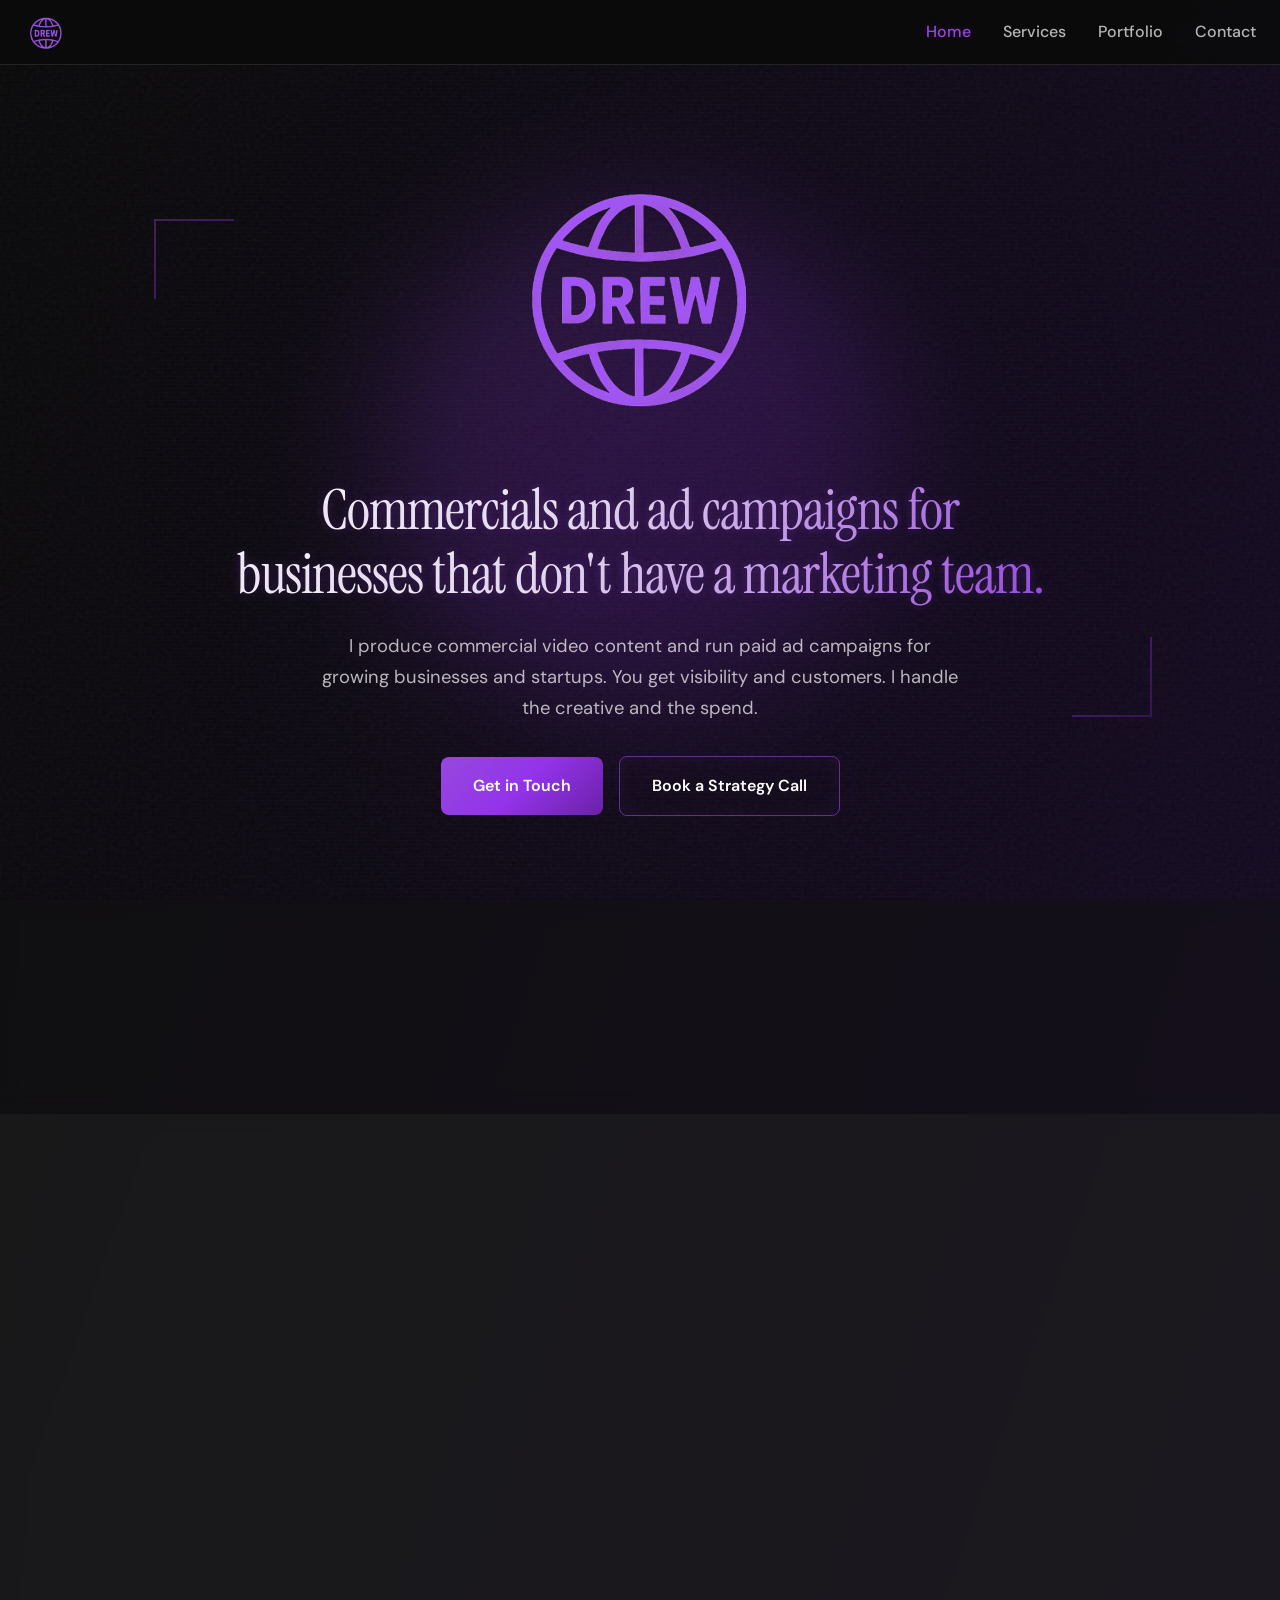
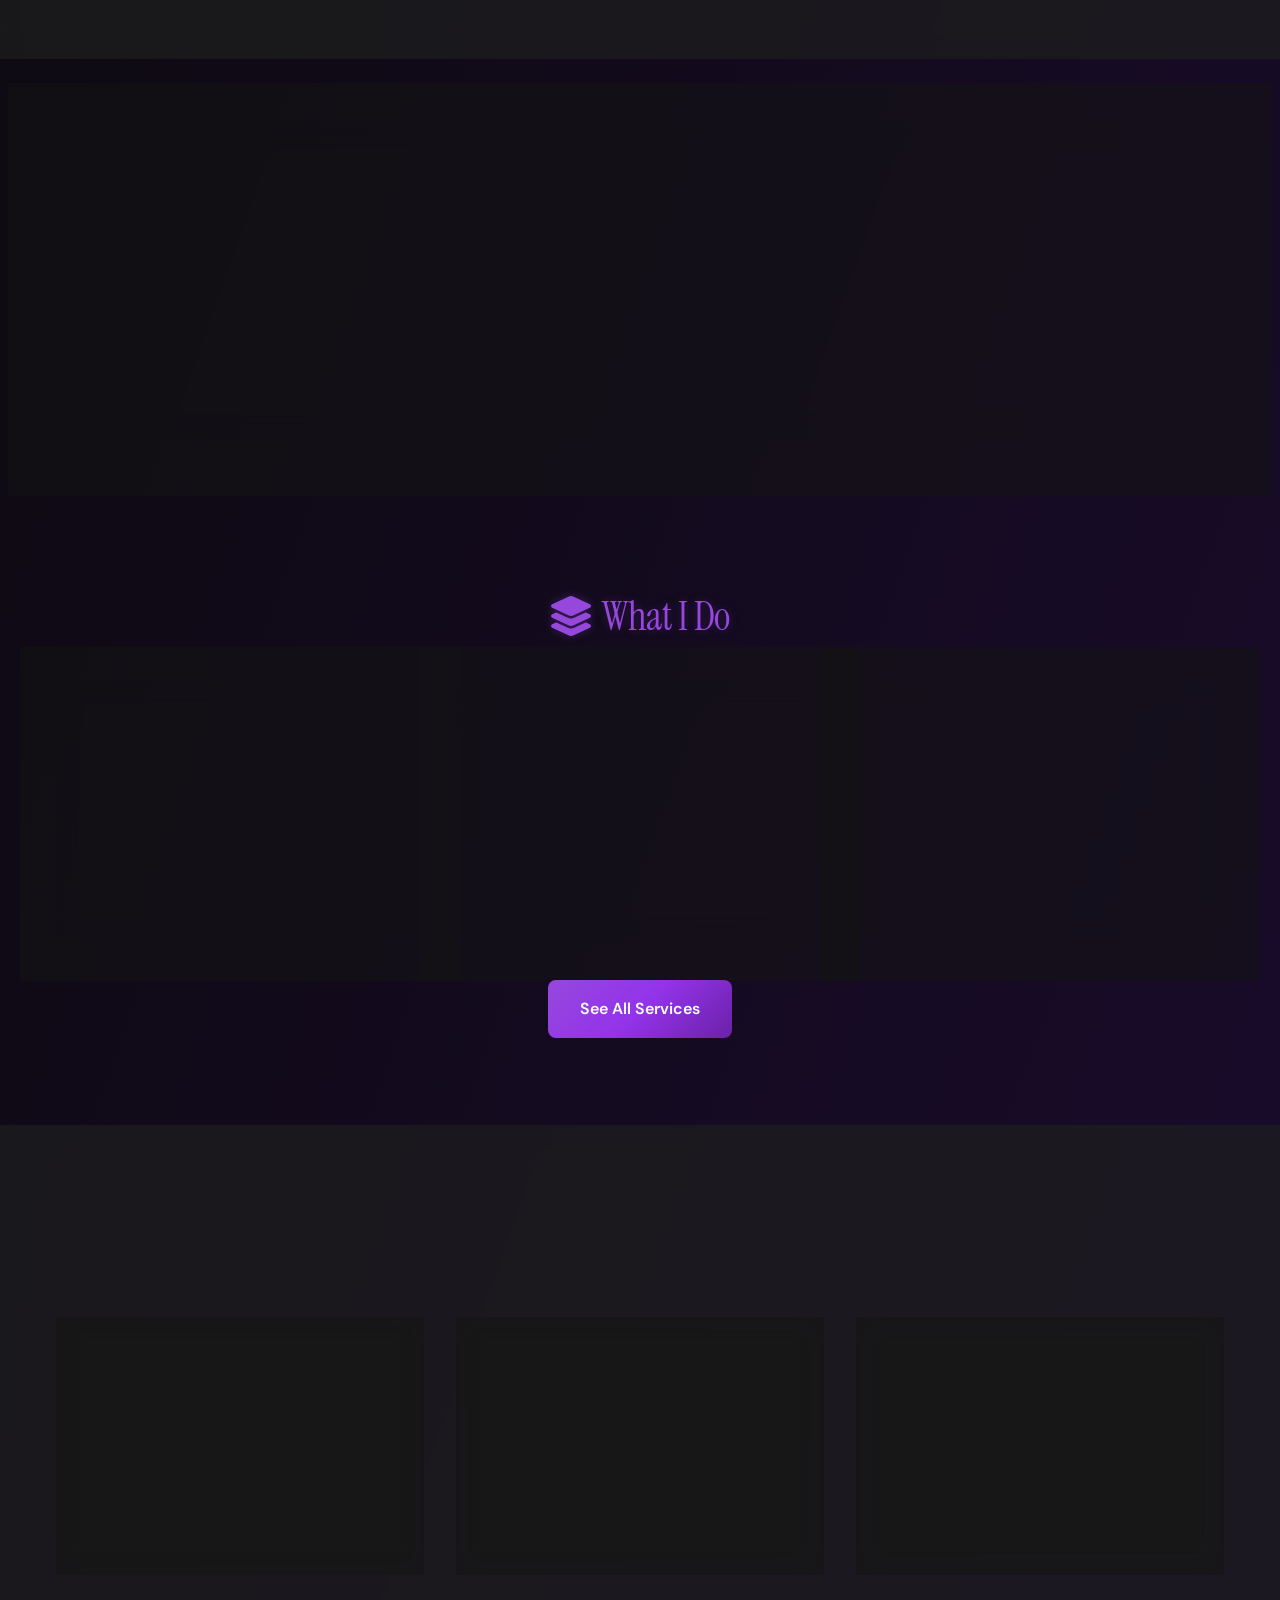
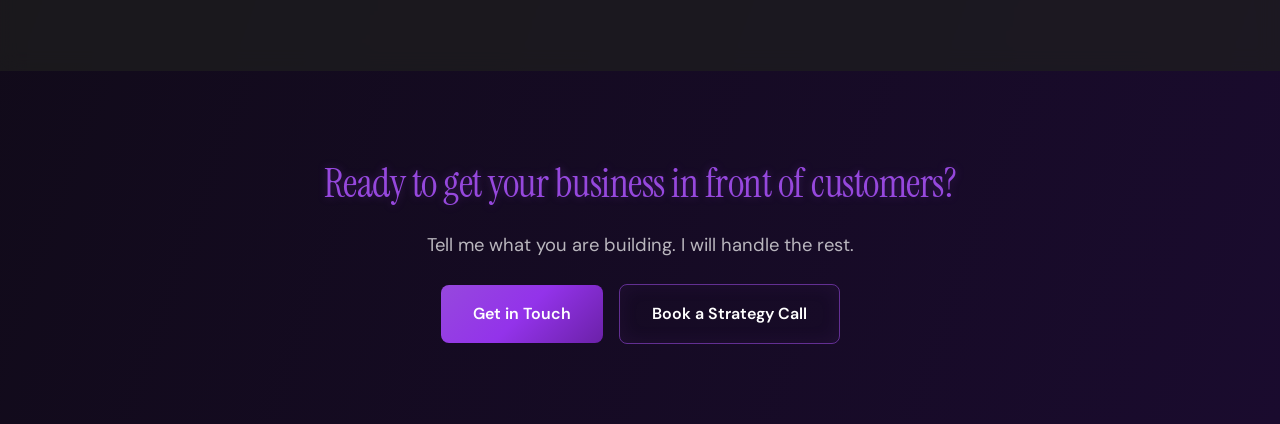
<file: index.html>
<!DOCTYPE html>
<html lang="en">
<head>
    <meta charset="UTF-8">
    <meta name="viewport" content="width=device-width, initial-scale=1.0">
    <title>DrewSite: Commercial Video &amp; Ad Campaigns</title>
    <link rel="icon" type="image/png" href="logo.png" sizes="32x32">
    <link rel="icon" type="image/png" href="logo.png" sizes="16x16">
    <link rel="apple-touch-icon" href="logo.png">
    <meta name="theme-color" content="#a855f7">
    <link rel="preconnect" href="https://fonts.googleapis.com">
    <link rel="preconnect" href="https://fonts.gstatic.com" crossorigin>
    <link href="https://fonts.googleapis.com/css2?family=DM+Sans:ital,opsz,wght@0,9..40,400;0,9..40,500;0,9..40,600;1,9..40,400&family=Instrument+Serif:ital@0;1&display=swap" rel="stylesheet">
    <link rel="stylesheet" href="styles.css">
    <link rel="stylesheet" href="https://cdnjs.cloudflare.com/ajax/libs/font-awesome/6.0.0/css/all.min.css">
</head>
<body>
    <div class="bg-grid"></div>
    <div class="bg-noise"></div>

    <nav class="site-nav">
        <a href="index.html" class="nav-logo">
            <img src="logo.png" alt="DrewSite Logo">
        </a>
        <button class="nav-toggle" aria-label="Toggle navigation" aria-expanded="false">
            <i class="fas fa-bars"></i>
        </button>
        <ul class="nav-links">
            <li><a href="index.html" class="active">Home</a></li>
            <li><a href="services.html">Services</a></li>
            <li><a href="portfolio.html">Portfolio</a></li>
            <li><a href="contact.html">Contact</a></li>
        </ul>
    </nav>

    <!-- Hero Section -->
    <section class="header page-hero">
        <div class="hero-visual" aria-hidden="true">
            <div class="hero-orb"></div>
            <div class="hero-frame hero-frame--tl"></div>
            <div class="hero-frame hero-frame--br"></div>
            <div class="hero-scanlines"></div>
        </div>
        <img src="logo.png" alt="DrewSite Logo" class="logo fade-in">
        <h1 class="hero-headline slide-up">Commercials and ad campaigns for businesses that don't have a marketing team.</h1>
        <p class="hero-oneliner slide-up">I produce commercial video content and run paid ad campaigns for growing businesses and startups. You get visibility and customers. I handle the creative and the spend.</p>
        <div class="hero-cta-group slide-up">
            <a href="contact.html" class="btn cta-btn">Get in Touch</a>
            <a href="https://calendar.app.google/S2kXbDQ9ufsJ4WKHA" class="btn btn-secondary" target="_blank" rel="noopener noreferrer">Book a Strategy Call</a>
        </div>
    </section>

    <!-- Portfolio CTA -->
    <section class="portfolio-cta-band reveal">
        <div class="container">
            <p class="portfolio-cta-text">See the work before you reach out.</p>
            <a href="portfolio.html" class="btn cta-btn">View Portfolio</a>
        </div>
    </section>

    <!-- Why DrewSite Section -->
    <section class="why-drewsite-section reveal">
        <div class="container">
            <h2>Why DrewSite?</h2>
            <p>You are building something real. You should not have to hire a full marketing department to get in front of customers.</p>
            <p>DrewSite is built for growing businesses and startups without an in-house marketing team. Companies that need professional commercials and ad campaigns but do not have the people or the time to produce them internally. I handle video production, campaign strategy, and execution so you can focus on running your business.</p>
            <p>You do not need to understand ad platforms, creative briefs, or media buying. You need content that looks professional, runs where your customers are, and drives results. That is what I deliver.</p>
        </div>
    </section>

    <!-- Paid Ad Management Section -->
    <section class="ads-section reveal">
        <div class="container">
            <div class="ads-card motif-border">
                <h2><i class="fas fa-bullhorn"></i> Paid Ad Management</h2>
                <p>I run paid campaigns end to end on Meta, Google, and TikTok ads. That means strategy, creative production, and execution. Not just a video delivered to your inbox with no plan behind it.</p>
                <p>Every campaign starts with who you are trying to reach and what you want them to do. I build the creative around that goal, launch the ads, and manage the spend. You get a partner who owns the full pipeline from concept to live campaign.</p>
            </div>
        </div>
    </section>

    <!-- Services Overview Section -->
    <section class="services-overview-section reveal">
        <div class="container">
            <h2><i class="fas fa-layer-group"></i> What I Do</h2>
            <div class="tier-preview-grid">
                <div class="tier-preview-card reveal motif-border">
                    <h3><i class="fas fa-video"></i> Commercial Video</h3>
                    <p class="tier-subtitle">Branded content that gets seen</p>
                    <p>Commercials, brand stories, and documentary-style profiles built for your business. Filmed on location or in studio. Ready for ads, your site, or social.</p>
                </div>
                <div class="tier-preview-card reveal motif-border">
                    <h3><i class="fas fa-chart-line"></i> Paid Ad Campaigns</h3>
                    <p class="tier-subtitle">Strategy through execution</p>
                    <p>Full campaign management on Meta, Google, and TikTok. Creative production, audience targeting, and ongoing optimization tied to your business goals.</p>
                </div>
                <div class="tier-preview-card reveal motif-border">
                    <h3><i class="fas fa-laptop-code"></i> Web Design</h3>
                    <p class="tier-subtitle">Supporting your marketing presence</p>
                    <p>Clean, professional websites for businesses that need a strong online home for their content and campaigns. A secondary offering, not the lead.</p>
                </div>
            </div>
            <div class="section-cta">
                <a href="services.html" class="btn cta-btn">See All Services</a>
            </div>
        </div>
    </section>

    <!-- How It Works -->
    <section class="process-section reveal">
        <div class="container">
            <h2><i class="fas fa-list-ol"></i> How It Works</h2>
            <div class="process-grid">
                <div class="process-step reveal motif-border">
                    <div class="process-number">1</div>
                    <h3>Talk</h3>
                    <p>We talk about your business, your audience, and what you need the campaign to do.</p>
                </div>
                <div class="process-step reveal motif-border">
                    <div class="process-number">2</div>
                    <h3>Produce</h3>
                    <p>I produce the creative and build the campaign strategy around your goals and budget.</p>
                </div>
                <div class="process-step reveal motif-border">
                    <div class="process-number">3</div>
                    <h3>Launch</h3>
                    <p>I deliver finished content and launch your ads. You get results, not a pile of files and homework.</p>
                </div>
            </div>
        </div>
    </section>

    <!-- Bottom Call to Action -->
    <section class="bottom-cta-section reveal">
        <div class="container">
            <h2>Ready to get your business in front of customers?</h2>
            <p class="section-lead cta-tagline">Tell me what you are building. I will handle the rest.</p>
            <div class="hero-cta-group">
                <a href="contact.html" class="btn cta-btn">Get in Touch</a>
                <a href="https://calendar.app.google/S2kXbDQ9ufsJ4WKHA" class="btn btn-secondary" target="_blank" rel="noopener noreferrer">Book a Strategy Call</a>
            </div>
        </div>
    </section>

    <script src="script.js" defer></script>
</body>
</html>
</file>
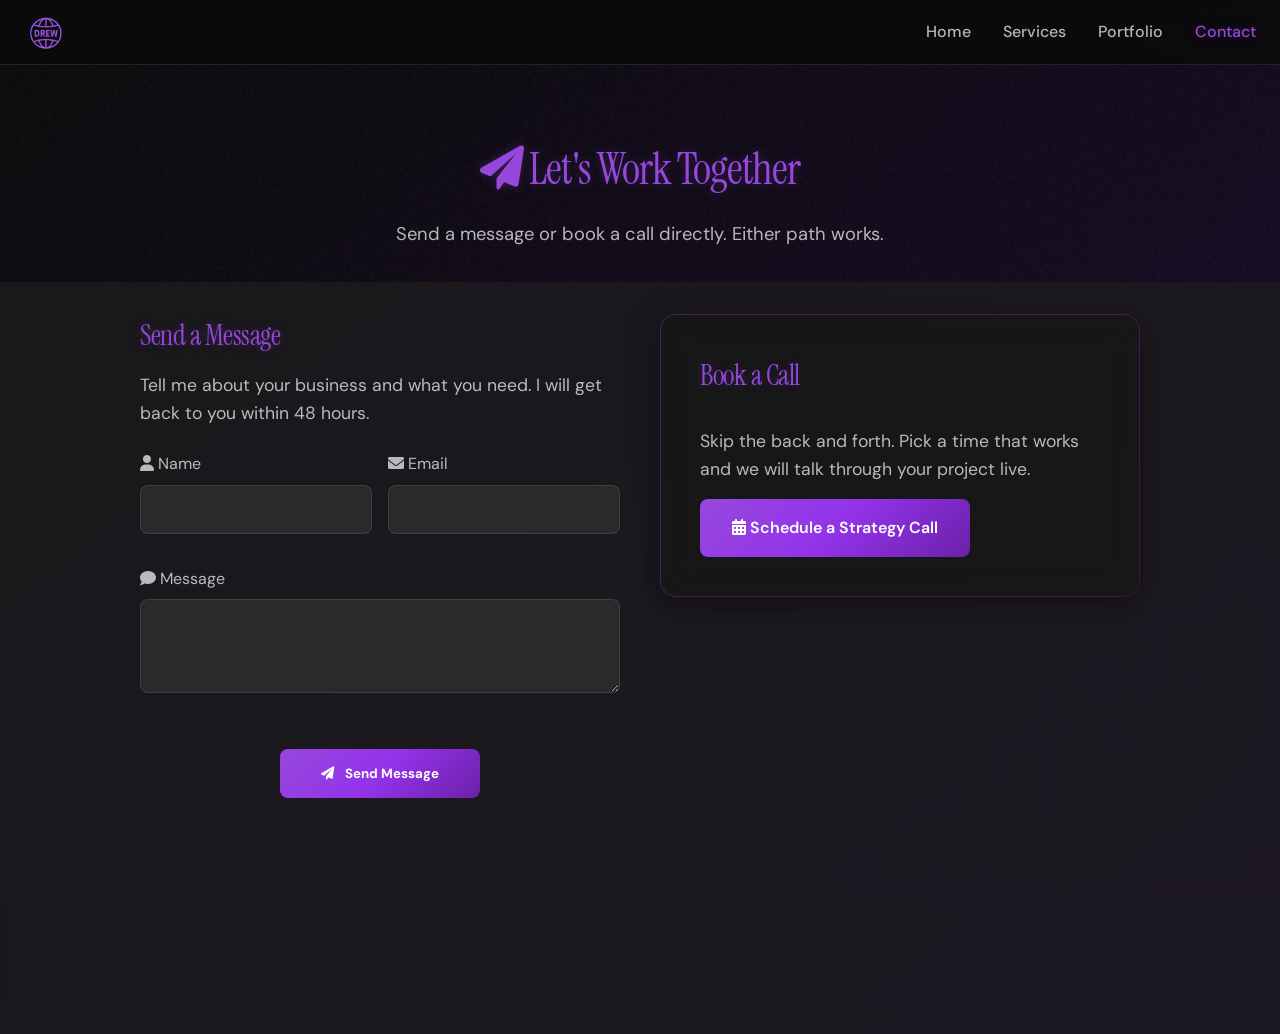
<file: contact.html>
<!DOCTYPE html>
<html lang="en">
<head>
    <meta charset="UTF-8">
    <meta name="viewport" content="width=device-width, initial-scale=1.0">
    <title>DrewSite: Contact</title>
    <link rel="icon" type="image/png" href="logo.png" sizes="32x32">
    <link rel="icon" type="image/png" href="logo.png" sizes="16x16">
    <link rel="apple-touch-icon" href="logo.png">
    <meta name="theme-color" content="#a855f7">
    <link rel="preconnect" href="https://fonts.googleapis.com">
    <link rel="preconnect" href="https://fonts.gstatic.com" crossorigin>
    <link href="https://fonts.googleapis.com/css2?family=DM+Sans:ital,opsz,wght@0,9..40,400;0,9..40,500;0,9..40,600;1,9..40,400&family=Instrument+Serif:ital@0;1&display=swap" rel="stylesheet">
    <link rel="stylesheet" href="styles.css">
    <link rel="stylesheet" href="https://cdnjs.cloudflare.com/ajax/libs/font-awesome/6.0.0/css/all.min.css">
</head>
<body>
    <div class="bg-grid"></div>
    <div class="bg-noise"></div>

    <nav class="site-nav">
        <a href="index.html" class="nav-logo">
            <img src="logo.png" alt="DrewSite Logo">
        </a>
        <button class="nav-toggle" aria-label="Toggle navigation" aria-expanded="false">
            <i class="fas fa-bars"></i>
        </button>
        <ul class="nav-links">
            <li><a href="index.html">Home</a></li>
            <li><a href="services.html">Services</a></li>
            <li><a href="portfolio.html">Portfolio</a></li>
            <li><a href="contact.html" class="active">Contact</a></li>
        </ul>
    </nav>

    <!-- Page Header -->
    <section class="page-header reveal">
        <div class="container">
            <h1><i class="fas fa-paper-plane"></i> Let's Work Together</h1>
            <p class="section-lead">Send a message or book a call directly. Either path works.</p>
        </div>
    </section>

    <!-- Contact Section -->
    <section class="contact-section">
        <div class="container">
            <div class="contact-dual-layout">
                <div class="contact-form-column reveal">
                    <h2 class="contact-path-title">Send a Message</h2>
                    <p class="contact-intro">Tell me about your business and what you need. I will get back to you within 48 hours.</p>
                    <form id="contactForm" class="contact-form">
                        <div class="form-grid">
                            <div class="form-group">
                                <label for="name"><i class="fas fa-user"></i> Name</label>
                                <input type="text" id="name" name="name" required>
                            </div>
                            <div class="form-group">
                                <label for="email"><i class="fas fa-envelope"></i> Email</label>
                                <input type="email" id="email" name="email" required>
                            </div>
                        </div>
                        <div class="form-group">
                            <label for="message"><i class="fas fa-comment"></i> Message</label>
                            <textarea id="message" name="message" rows="4" required></textarea>
                        </div>
                        <div class="form-group">
                            <button type="submit"><i class="fas fa-paper-plane"></i> Send Message</button>
                        </div>
                        <div id="formStatus" class="form-status"></div>
                    </form>
                </div>

                <div class="contact-book-column reveal">
                    <div class="book-call-card motif-border">
                        <h2 class="contact-path-title">Book a Call</h2>
                        <p>Skip the back and forth. Pick a time that works and we will talk through your project live.</p>
                        <a href="https://calendar.app.google/S2kXbDQ9ufsJ4WKHA" class="btn cta-btn book-call-btn" target="_blank" rel="noopener noreferrer">
                            <i class="fas fa-calendar-alt"></i> Schedule a Strategy Call
                        </a>
                    </div>
                </div>
            </div>

            <div class="contact-info reveal">
                <p>Prefer email? Reach me at&nbsp;<a href="mailto:contact@drewsite.com">contact@drewsite.com</a></p>
            </div>
        </div>
    </section>

    <script src="script.js" defer></script>
</body>
</html>
</file>
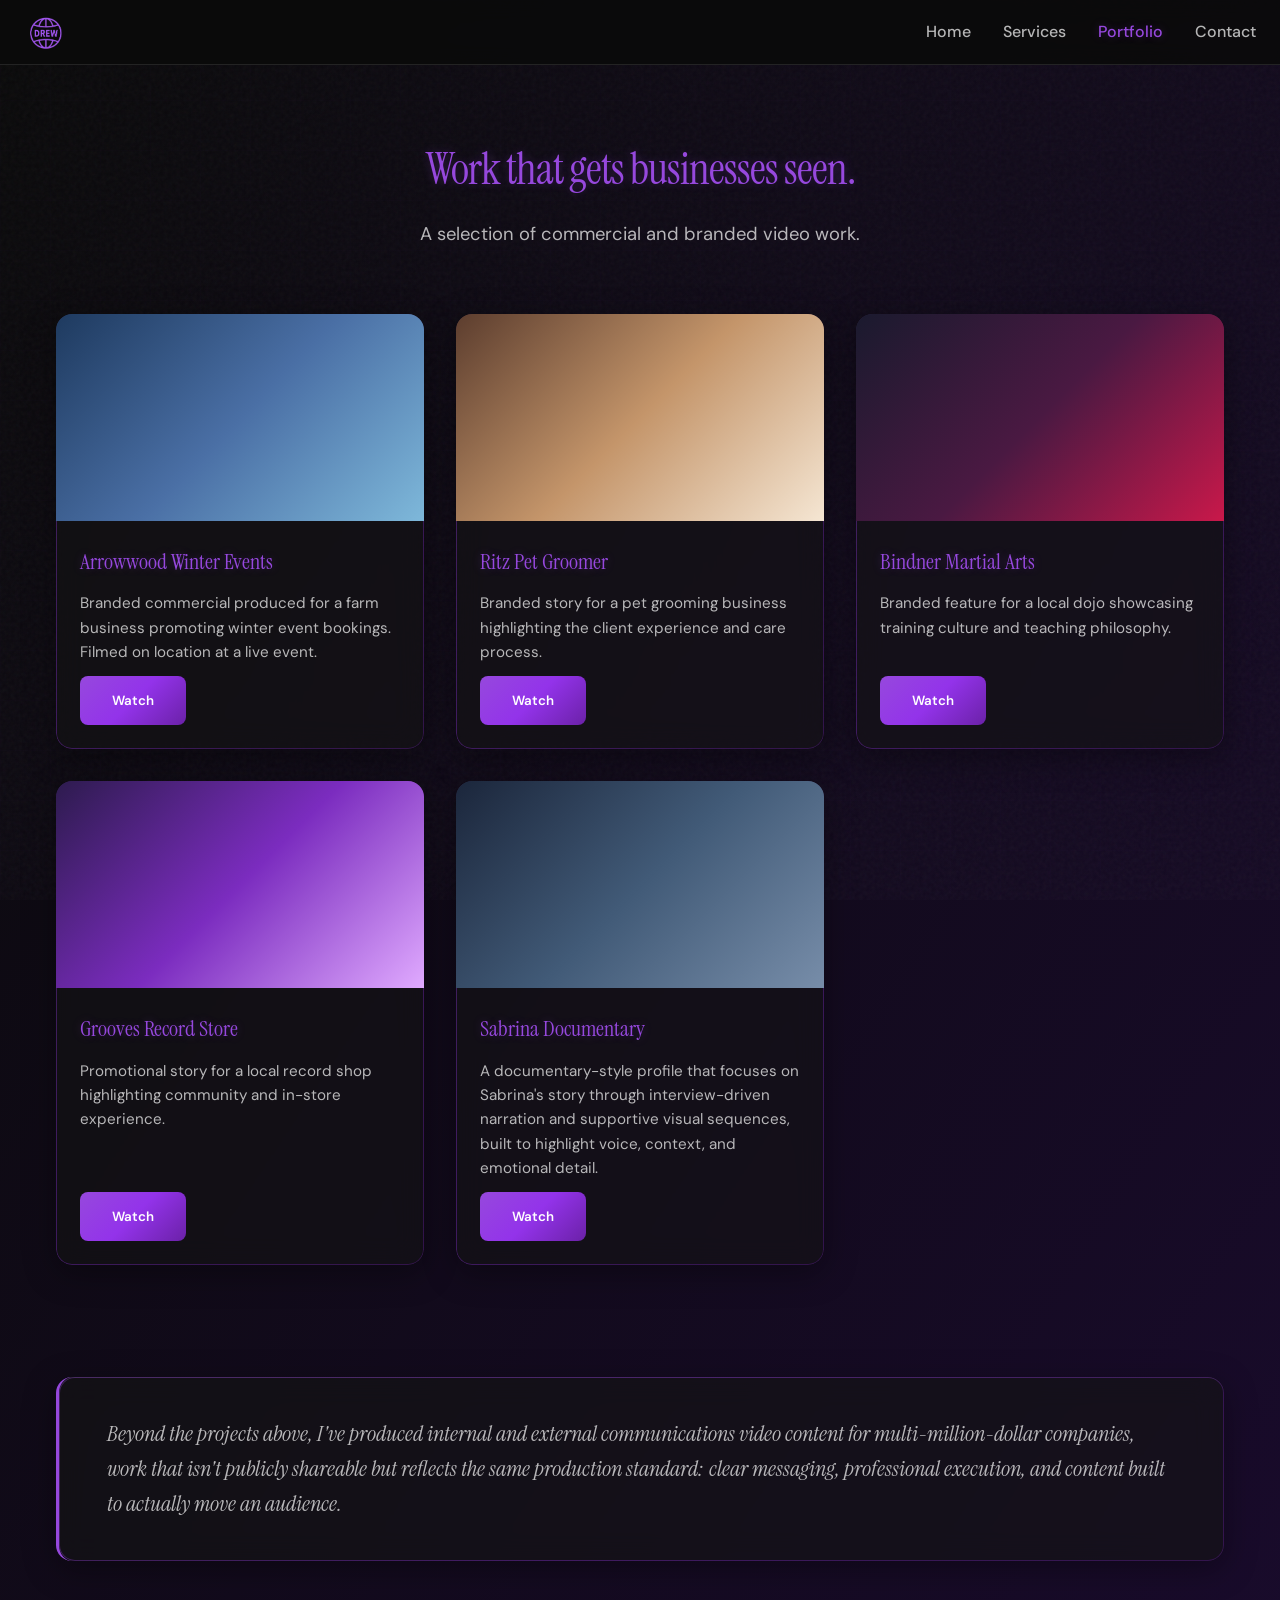
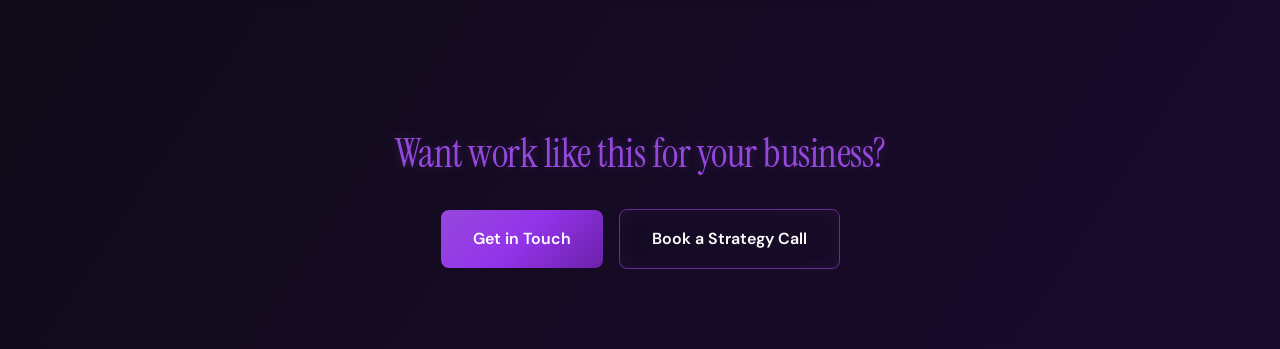
<file: portfolio.html>
<!DOCTYPE html>
<html lang="en">
<head>
    <meta charset="UTF-8">
    <meta name="viewport" content="width=device-width, initial-scale=1.0">
    <title>DrewSite: Portfolio</title>
    <link rel="icon" type="image/png" href="logo.png" sizes="32x32">
    <link rel="icon" type="image/png" href="logo.png" sizes="16x16">
    <link rel="apple-touch-icon" href="logo.png">
    <meta name="theme-color" content="#a855f7">
    <link rel="preconnect" href="https://fonts.googleapis.com">
    <link rel="preconnect" href="https://fonts.gstatic.com" crossorigin>
    <link href="https://fonts.googleapis.com/css2?family=DM+Sans:ital,opsz,wght@0,9..40,400;0,9..40,500;0,9..40,600;1,9..40,400&family=Instrument+Serif:ital@0;1&display=swap" rel="stylesheet">
    <link rel="stylesheet" href="styles.css">
    <link rel="stylesheet" href="https://cdnjs.cloudflare.com/ajax/libs/font-awesome/6.0.0/css/all.min.css">
</head>
<body>
    <div class="bg-grid"></div>
    <div class="bg-noise"></div>

    <nav class="site-nav">
        <a href="index.html" class="nav-logo">
            <img src="logo.png" alt="DrewSite Logo">
        </a>
        <button class="nav-toggle" aria-label="Toggle navigation" aria-expanded="false">
            <i class="fas fa-bars"></i>
        </button>
        <ul class="nav-links">
            <li><a href="index.html">Home</a></li>
            <li><a href="services.html">Services</a></li>
            <li><a href="portfolio.html" class="active">Portfolio</a></li>
            <li><a href="contact.html">Contact</a></li>
        </ul>
    </nav>

    <!-- Page Header -->
    <section class="page-header reveal">
        <div class="container">
            <h1>Work that gets businesses seen.</h1>
            <p class="section-lead">A selection of commercial and branded video work.</p>
        </div>
    </section>

    <!-- Video Portfolio Grid -->
    <section class="portfolio-section">
        <div class="container">
            <div class="portfolio-grid">
                <!-- Arrowwood Winter Events -->
                <article class="portfolio-card reveal motif-border" data-video-id="1aDNFjR81kWrI0LsENeCH27m8aDgeWIx-">
                    <div class="portfolio-thumbnail portfolio-thumbnail--arrowwood">
                        <div class="portfolio-play-overlay"><i class="fas fa-play"></i></div>
                    </div>
                    <div class="portfolio-card-body">
                        <h3>Arrowwood Winter Events</h3>
                        <p>Branded commercial produced for a farm business promoting winter event bookings. Filmed on location at a live event.</p>
                        <button class="btn portfolio-watch-btn" data-video-url="https://drive.google.com/file/d/1aDNFjR81kWrI0LsENeCH27m8aDgeWIx-/preview">Watch</button>
                    </div>
                </article>

                <!-- Ritz Pet Groomer -->
                <article class="portfolio-card reveal motif-border" data-video-id="10Pz2ReSCCzjQrT61p85aE-0vSTa6VB_4">
                    <div class="portfolio-thumbnail portfolio-thumbnail--ritz">
                        <div class="portfolio-play-overlay"><i class="fas fa-play"></i></div>
                    </div>
                    <div class="portfolio-card-body">
                        <h3>Ritz Pet Groomer</h3>
                        <p>Branded story for a pet grooming business highlighting the client experience and care process.</p>
                        <button class="btn portfolio-watch-btn" data-video-url="https://drive.google.com/file/d/10Pz2ReSCCzjQrT61p85aE-0vSTa6VB_4/preview">Watch</button>
                    </div>
                </article>

                <!-- Bindner Martial Arts -->
                <article class="portfolio-card reveal motif-border" data-video-id="1TEz6lNL3DvCVcfz_Mq2ibumA3Awq_SWz">
                    <div class="portfolio-thumbnail portfolio-thumbnail--bindner">
                        <div class="portfolio-play-overlay"><i class="fas fa-play"></i></div>
                    </div>
                    <div class="portfolio-card-body">
                        <h3>Bindner Martial Arts</h3>
                        <p>Branded feature for a local dojo showcasing training culture and teaching philosophy.</p>
                        <button class="btn portfolio-watch-btn" data-video-url="https://drive.google.com/file/d/1TEz6lNL3DvCVcfz_Mq2ibumA3Awq_SWz/preview">Watch</button>
                    </div>
                </article>

                <!-- Grooves Record Store -->
                <article class="portfolio-card reveal motif-border" data-video-id="1xjNBvkbG_TNwWMUhDMyssRmRBvMKOtIS">
                    <div class="portfolio-thumbnail portfolio-thumbnail--grooves">
                        <div class="portfolio-play-overlay"><i class="fas fa-play"></i></div>
                    </div>
                    <div class="portfolio-card-body">
                        <h3>Grooves Record Store</h3>
                        <p>Promotional story for a local record shop highlighting community and in-store experience.</p>
                        <button class="btn portfolio-watch-btn" data-video-url="https://drive.google.com/file/d/1xjNBvkbG_TNwWMUhDMyssRmRBvMKOtIS/preview">Watch</button>
                    </div>
                </article>

                <!-- Sabrina Documentary -->
                <article class="portfolio-card reveal motif-border" data-video-id="100VoK7IdVZd-f82kU_JTkkfrjZSSYWc2">
                    <div class="portfolio-thumbnail portfolio-thumbnail--sabrina">
                        <div class="portfolio-play-overlay"><i class="fas fa-play"></i></div>
                    </div>
                    <div class="portfolio-card-body">
                        <h3>Sabrina Documentary</h3>
                        <p>A documentary-style profile that focuses on Sabrina's story through interview-driven narration and supportive visual sequences, built to highlight voice, context, and emotional detail.</p>
                        <button class="btn portfolio-watch-btn" data-video-url="https://drive.google.com/file/d/100VoK7IdVZd-f82kU_JTkkfrjZSSYWc2/preview">Watch</button>
                    </div>
                </article>
            </div>
        </div>
    </section>

    <!-- Client Experience Section -->
    <section class="client-experience-section reveal">
        <div class="container">
            <blockquote class="client-experience-card motif-border">
                <p>Beyond the projects above, I've produced internal and external communications video content for multi-million-dollar companies, work that isn't publicly shareable but reflects the same production standard: clear messaging, professional execution, and content built to actually move an audience.</p>
            </blockquote>
        </div>
    </section>

    <!-- Bottom CTA -->
    <section class="bottom-cta-section reveal">
        <div class="container">
            <h2>Want work like this for your business?</h2>
            <div class="hero-cta-group">
                <a href="contact.html" class="btn cta-btn">Get in Touch</a>
                <a href="https://calendar.app.google/S2kXbDQ9ufsJ4WKHA" class="btn btn-secondary" target="_blank" rel="noopener noreferrer">Book a Strategy Call</a>
            </div>
        </div>
    </section>

    <!-- Video Modal -->
    <div id="videoModal" class="video-modal" aria-hidden="true">
        <div class="video-modal-backdrop"></div>
        <div class="video-modal-content motif-border">
            <button class="video-modal-close" aria-label="Close video"><i class="fas fa-times"></i></button>
            <div class="video-modal-embed">
                <iframe id="videoIframe" src="" title="Portfolio video" allow="autoplay" allowfullscreen></iframe>
            </div>
        </div>
    </div>

    <script src="script.js" defer></script>
</body>
</html>
</file>
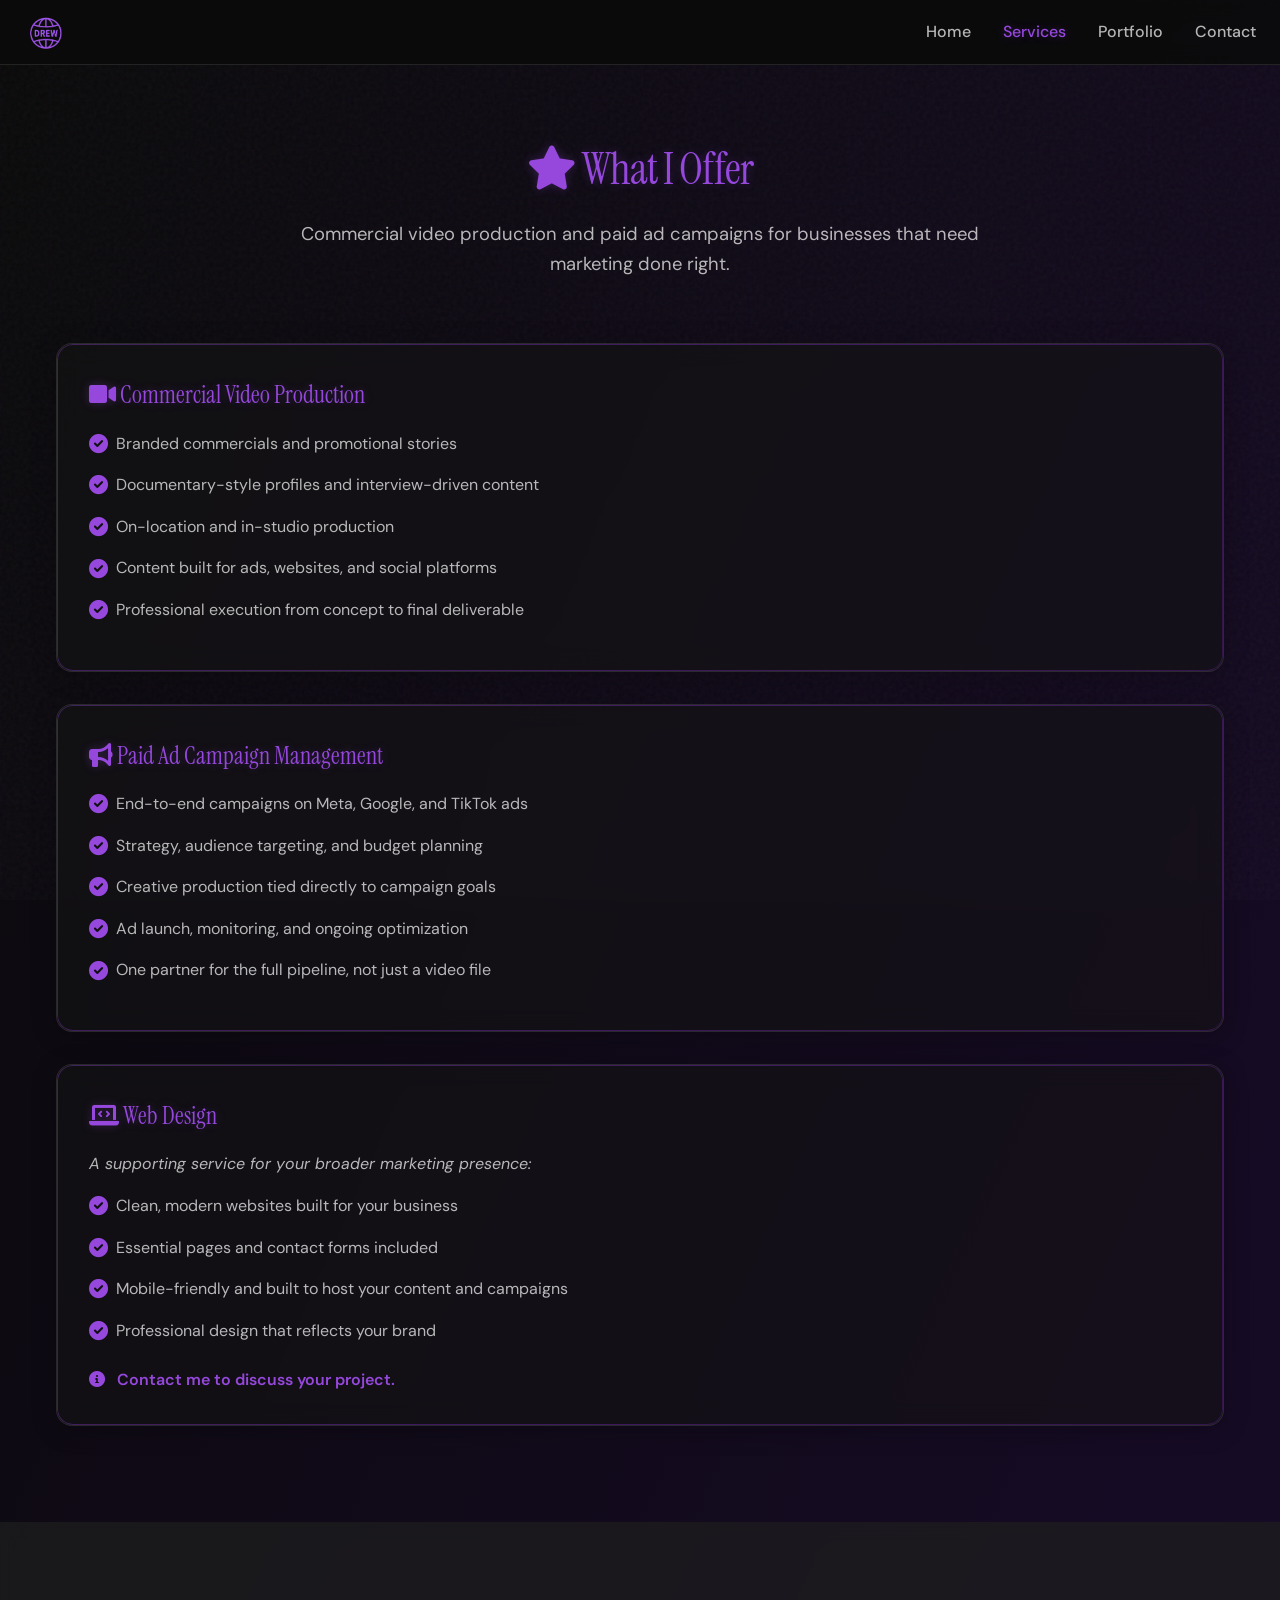
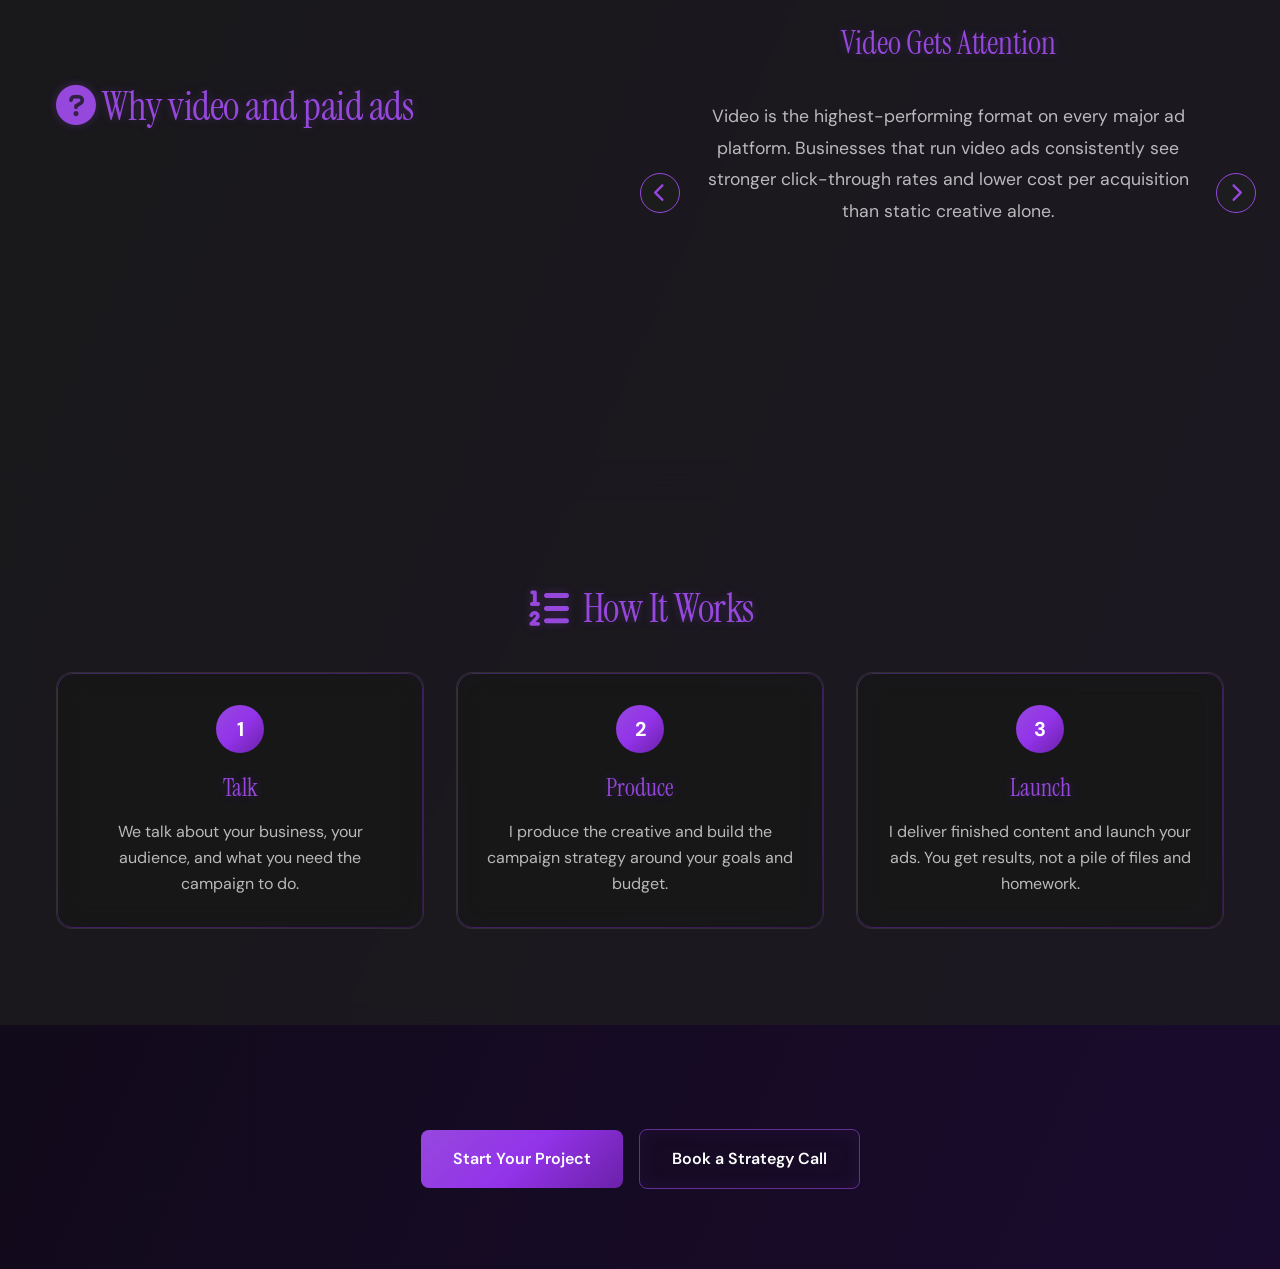
<file: services.html>
<!DOCTYPE html>
<html lang="en">
<head>
    <meta charset="UTF-8">
    <meta name="viewport" content="width=device-width, initial-scale=1.0">
    <title>DrewSite: Services</title>
    <link rel="icon" type="image/png" href="logo.png" sizes="32x32">
    <link rel="icon" type="image/png" href="logo.png" sizes="16x16">
    <link rel="apple-touch-icon" href="logo.png">
    <meta name="theme-color" content="#a855f7">
    <link rel="preconnect" href="https://fonts.googleapis.com">
    <link rel="preconnect" href="https://fonts.gstatic.com" crossorigin>
    <link href="https://fonts.googleapis.com/css2?family=DM+Sans:ital,opsz,wght@0,9..40,400;0,9..40,500;0,9..40,600;1,9..40,400&family=Instrument+Serif:ital@0;1&display=swap" rel="stylesheet">
    <link rel="stylesheet" href="styles.css">
    <link rel="stylesheet" href="https://cdnjs.cloudflare.com/ajax/libs/font-awesome/6.0.0/css/all.min.css">
</head>
<body>
    <div class="bg-grid"></div>
    <div class="bg-noise"></div>

    <nav class="site-nav">
        <a href="index.html" class="nav-logo">
            <img src="logo.png" alt="DrewSite Logo">
        </a>
        <button class="nav-toggle" aria-label="Toggle navigation" aria-expanded="false">
            <i class="fas fa-bars"></i>
        </button>
        <ul class="nav-links">
            <li><a href="index.html">Home</a></li>
            <li><a href="services.html" class="active">Services</a></li>
            <li><a href="portfolio.html">Portfolio</a></li>
            <li><a href="contact.html">Contact</a></li>
        </ul>
    </nav>

    <!-- Page Header -->
    <section class="page-header reveal">
        <div class="container">
            <h1><i class="fas fa-star"></i> What I Offer</h1>
            <p class="section-lead">Commercial video production and paid ad campaigns for businesses that need marketing done right.</p>
        </div>
    </section>

    <!-- Service Detail Section -->
    <section class="tier-detail-section">
        <div class="container">
            <div class="tier-detail-grid">
                <div class="tier-detail-card service-card reveal motif-border">
                    <h3><i class="fas fa-video"></i> Commercial Video Production</h3>
                    <ul>
                        <li><i class="fas fa-check-circle"></i>Branded commercials and promotional stories</li>
                        <li><i class="fas fa-check-circle"></i>Documentary-style profiles and interview-driven content</li>
                        <li><i class="fas fa-check-circle"></i>On-location and in-studio production</li>
                        <li><i class="fas fa-check-circle"></i>Content built for ads, websites, and social platforms</li>
                        <li><i class="fas fa-check-circle"></i>Professional execution from concept to final deliverable</li>
                    </ul>
                </div>

                <div class="tier-detail-card service-card reveal motif-border">
                    <h3><i class="fas fa-bullhorn"></i> Paid Ad Campaign Management</h3>
                    <ul>
                        <li><i class="fas fa-check-circle"></i>End-to-end campaigns on Meta, Google, and TikTok ads</li>
                        <li><i class="fas fa-check-circle"></i>Strategy, audience targeting, and budget planning</li>
                        <li><i class="fas fa-check-circle"></i>Creative production tied directly to campaign goals</li>
                        <li><i class="fas fa-check-circle"></i>Ad launch, monitoring, and ongoing optimization</li>
                        <li><i class="fas fa-check-circle"></i>One partner for the full pipeline, not just a video file</li>
                    </ul>
                </div>

                <div class="tier-detail-card service-card reveal motif-border">
                    <h3><i class="fas fa-laptop-code"></i> Web Design</h3>
                    <p class="tier-includes">A supporting service for your broader marketing presence:</p>
                    <ul>
                        <li><i class="fas fa-check-circle"></i>Clean, modern websites built for your business</li>
                        <li><i class="fas fa-check-circle"></i>Essential pages and contact forms included</li>
                        <li><i class="fas fa-check-circle"></i>Mobile-friendly and built to host your content and campaigns</li>
                        <li><i class="fas fa-check-circle"></i>Professional design that reflects your brand</li>
                    </ul>
                    <p class="custom-quote"><i class="fas fa-info-circle"></i> Contact me to discuss your project.</p>
                </div>
            </div>
        </div>
    </section>

    <!-- Why Video & Ads Section -->
    <section id="why-section" class="why-section reveal">
        <div class="container">
            <div class="two-columns">
                <div class="left-column">
                    <h2><i class="fas fa-question-circle"></i> Why video and paid ads</h2>
                </div>
                <div class="right-column">
                    <div class="slider">
                        <div class="slider-content-container">
                            <div class="slide-content">
                                <h3></h3>
                                <p></p>
                            </div>
                        </div>
                        <div class="slider-controls">
                            <button class="slider-arrow" onclick="prevSlide()">
                                <i class="fas fa-chevron-left"></i>
                            </button>
                            <button class="slider-arrow" onclick="nextSlide()">
                                <i class="fas fa-chevron-right"></i>
                            </button>
                        </div>
                    </div>
                </div>
            </div>
        </div>
    </section>

    <!-- How It Works -->
    <section class="process-section reveal">
        <div class="container">
            <h2><i class="fas fa-list-ol"></i> How It Works</h2>
            <div class="process-grid">
                <div class="process-step reveal motif-border">
                    <div class="process-number">1</div>
                    <h3>Talk</h3>
                    <p>We talk about your business, your audience, and what you need the campaign to do.</p>
                </div>
                <div class="process-step reveal motif-border">
                    <div class="process-number">2</div>
                    <h3>Produce</h3>
                    <p>I produce the creative and build the campaign strategy around your goals and budget.</p>
                </div>
                <div class="process-step reveal motif-border">
                    <div class="process-number">3</div>
                    <h3>Launch</h3>
                    <p>I deliver finished content and launch your ads. You get results, not a pile of files and homework.</p>
                </div>
            </div>
        </div>
    </section>

    <!-- Bottom Call to Action -->
    <section class="bottom-cta-section reveal">
        <div class="container">
            <div class="hero-cta-group">
                <a href="contact.html" class="btn cta-btn">Start Your Project</a>
                <a href="https://calendar.app.google/S2kXbDQ9ufsJ4WKHA" class="btn btn-secondary" target="_blank" rel="noopener noreferrer">Book a Strategy Call</a>
            </div>
        </div>
    </section>

    <script src="script.js" defer></script>
</body>
</html>
</file>
<file: styles.css>
/* Base styles */
:root {
    --primary: #9648dd;
    --primary-glow: rgba(150, 72, 221, 0.3);
    --dark: #0a0a0a;
    --dark-lighter: rgba(30, 30, 30, 0.7);
    --dark-light: rgba(45, 45, 45, 0.9);
    --white: #ffffff;
    --gray-300: #d1d5db;
    --font-headline: 'Instrument Serif', Georgia, serif;
    --font-body: 'DM Sans', -apple-system, BlinkMacSystemFont, sans-serif;
    --text-primary: 1;
    --text-secondary: 0.7;
    --motif-gradient: linear-gradient(135deg, var(--primary) 0%, #9333ea 50%, #6b21a8 100%);
    --transition-fast: 0.25s ease;
}

* {
    margin: 0;
    padding: 0;
    box-sizing: border-box;
}

html {
    scroll-behavior: smooth;
}

body {
    font-family: var(--font-body);
    background: linear-gradient(to bottom right, var(--dark), #1a0b2e);
    color: var(--white);
    line-height: 1.6;
    overflow-x: hidden;
    padding-top: 70px;
}

/* Site Navigation */
.site-nav {
    position: fixed;
    top: 0;
    left: 0;
    right: 0;
    z-index: 1000;
    display: flex;
    align-items: center;
    justify-content: space-between;
    padding: 0.75rem 1.5rem;
    background: rgba(10, 10, 10, 0.9);
    backdrop-filter: blur(10px);
    -webkit-backdrop-filter: blur(10px);
    border-bottom: 1px solid rgba(255, 255, 255, 0.1);
}

.nav-logo img {
    height: 40px;
    width: auto;
    display: block;
}

.nav-links {
    display: flex;
    list-style: none;
    gap: 2rem;
    align-items: center;
}

.nav-links a {
    color: rgba(255, 255, 255, var(--text-secondary));
    text-decoration: none;
    font-weight: 500;
    transition: color var(--transition-fast), transform var(--transition-fast);
}

.nav-links a:hover,
.nav-links a.active {
    color: var(--primary);
    text-shadow: 0 0 10px var(--primary-glow);
}

.nav-toggle {
    display: none;
    background: none;
    border: 1px solid var(--primary);
    border-radius: 0.5rem;
    color: var(--primary);
    padding: 0.5rem 0.75rem;
    cursor: pointer;
    font-size: 1.25rem;
}

@media (max-width: 768px) {
    body {
        padding-top: 64px;
    }

    .nav-toggle {
        display: block;
    }

    .nav-links {
        display: none;
        position: absolute;
        top: 100%;
        left: 0;
        right: 0;
        flex-direction: column;
        gap: 0;
        background: rgba(10, 10, 10, 0.98);
        border-bottom: 1px solid rgba(255, 255, 255, 0.1);
        padding: 0.5rem 0;
    }

    .nav-links.open {
        display: flex;
    }

    .nav-links li {
        width: 100%;
    }

    .nav-links a {
        display: block;
        padding: 1rem 1.5rem;
        border-bottom: 1px solid rgba(255, 255, 255, 0.05);
    }
}

.container {
    max-width: 1200px;
    margin: 0 auto;
    padding: 0 1rem;
}

/* Typography */
h1, h2, h3 {
    font-family: var(--font-headline);
    color: var(--primary);
    margin-bottom: 1rem;
    text-shadow: 0 0 10px var(--primary-glow);
    opacity: var(--text-primary);
    font-weight: 400;
}

h1 {
    font-size: 5rem;
    letter-spacing: -1px;
}

h2 {
    font-size: 2.5rem;
    letter-spacing: -0.5px;
}

h3 {
    font-size: 1.5rem;
}

.text-secondary {
    opacity: var(--text-secondary);
}

/* Sections */
section {
    padding: 6rem 0;
    position: relative;
    overflow: hidden;
}

/* Header Section */
.header {
    min-height: calc(100vh - 70px);
    display: flex;
    flex-direction: column;
    align-items: center;
    justify-content: center;
    text-align: center;
    padding: 2rem 1rem;
    position: relative;
}

.header.page-hero {
    padding-top: 2rem;
}

.hero-headline {
    font-size: clamp(2rem, 5vw, 3.25rem);
    max-width: 820px;
    margin-bottom: 1.5rem;
    line-height: 1.15;
    background: linear-gradient(120deg, var(--white) 0%, rgba(255, 255, 255, 0.92) 40%, var(--primary) 100%);
    -webkit-background-clip: text;
    -webkit-text-fill-color: transparent;
    background-clip: text;
}

.hero-oneliner {
    font-size: 1.15rem;
    color: rgba(255, 255, 255, var(--text-secondary));
    max-width: 650px;
    margin-bottom: 2rem;
    line-height: 1.7;
}

.hero-cta-group {
    display: flex;
    flex-wrap: wrap;
    gap: 1rem;
    justify-content: center;
    align-items: center;
}

/* Hero visual focal point */
.hero-visual {
    position: absolute;
    inset: 0;
    z-index: 0;
    overflow: hidden;
    pointer-events: none;
}

.hero-orb {
    position: absolute;
    top: 50%;
    left: 50%;
    width: min(520px, 80vw);
    height: min(520px, 80vw);
    transform: translate(-50%, -55%);
    border-radius: 50%;
    background: var(--motif-gradient);
    opacity: 0.18;
    filter: blur(60px);
    animation: heroOrbPulse 8s ease-in-out infinite alternate;
}

@keyframes heroOrbPulse {
    0% { transform: translate(-50%, -55%) scale(1); opacity: 0.15; }
    100% { transform: translate(-48%, -52%) scale(1.08); opacity: 0.22; }
}

.hero-frame {
    position: absolute;
    width: 80px;
    height: 80px;
    border: 2px solid transparent;
    border-image: var(--motif-gradient) 1;
    opacity: 0.35;
}

.hero-frame--tl {
    top: 18%;
    left: 12%;
    border-right: none;
    border-bottom: none;
}

.hero-frame--br {
    bottom: 22%;
    right: 10%;
    border-left: none;
    border-top: none;
}

.hero-scanlines {
    position: absolute;
    inset: 0;
    background: repeating-linear-gradient(
        0deg,
        transparent,
        transparent 3px,
        rgba(150, 72, 221, 0.03) 3px,
        rgba(150, 72, 221, 0.03) 4px
    );
    opacity: 0.6;
}

.page-hero > *:not(.hero-visual) {
    position: relative;
    z-index: 1;
}

.cta-btn {
    display: inline-block;
    text-decoration: none;
    font-weight: bold;
    padding: 1rem 2rem;
}

.section-lead {
    font-size: 1.15rem;
    color: rgba(255, 255, 255, var(--text-secondary));
    margin-bottom: 1.5rem;
    max-width: 700px;
}

.section-cta {
    text-align: center;
    margin-top: 2.5rem;
}

/* Page Header (inner pages) */
.page-header {
    padding: 4rem 0 2rem;
    text-align: center;
}

.page-header h1 {
    font-size: 2.75rem;
    margin-bottom: 1rem;
}

.page-header .section-lead {
    margin: 0 auto;
}

/* Why DrewSite Section */
.why-drewsite-section {
    background: var(--dark-lighter);
    backdrop-filter: blur(10px);
    -webkit-backdrop-filter: blur(10px);
    text-align: center;
}

.why-drewsite-section .container {
    display: flex;
    flex-direction: column;
    align-items: center;
}

.why-drewsite-section h2 {
    width: 100%;
}

.why-drewsite-section p {
    color: rgba(255, 255, 255, var(--text-secondary));
    font-size: 1.1rem;
    margin-bottom: 1rem;
    max-width: 800px;
}

/* Portfolio CTA band */
.portfolio-cta-band {
    padding: 3rem 0;
    background: rgba(20, 20, 20, 0.5);
    backdrop-filter: blur(12px);
    -webkit-backdrop-filter: blur(12px);
    border-top: 1px solid rgba(150, 72, 221, 0.2);
    border-bottom: 1px solid rgba(150, 72, 221, 0.2);
}

.portfolio-cta-band .container {
    display: flex;
    flex-direction: column;
    align-items: center;
    gap: 1.25rem;
    text-align: center;
}

.portfolio-cta-text {
    font-family: var(--font-headline);
    font-size: 1.5rem;
    opacity: var(--text-primary);
}

/* Paid ad management */
.ads-section {
    padding: 4rem 0;
}

.ads-card {
    background: rgba(20, 20, 20, 0.55);
    backdrop-filter: blur(14px);
    -webkit-backdrop-filter: blur(14px);
    border-radius: 1rem;
    padding: 2.5rem;
    box-shadow: 0 8px 32px rgba(0, 0, 0, 0.35), inset 0 1px 0 rgba(255, 255, 255, 0.05);
}

.ads-card h2 {
    display: flex;
    align-items: center;
    gap: 0.75rem;
}

.ads-card p {
    color: rgba(255, 255, 255, var(--text-secondary));
    font-size: 1.1rem;
    margin-bottom: 1rem;
    max-width: 800px;
}

.ads-card p:last-child {
    margin-bottom: 0;
}

/* Visual motif rhyming */
.motif-border {
    position: relative;
}

.motif-border::before {
    content: '';
    position: absolute;
    inset: 0;
    border-radius: inherit;
    padding: 1px;
    background: var(--motif-gradient);
    -webkit-mask: linear-gradient(#fff 0 0) content-box, linear-gradient(#fff 0 0);
    mask: linear-gradient(#fff 0 0) content-box, linear-gradient(#fff 0 0);
    -webkit-mask-composite: xor;
    mask-composite: exclude;
    opacity: 0.35;
    pointer-events: none;
}

/* Services Overview */
.services-overview-section {
    padding: 5rem 0;
}

.services-overview-section .container > h2,
.process-section .container > h2 {
    text-align: center;
    display: flex;
    align-items: center;
    justify-content: center;
    gap: 0.75rem;
    width: 100%;
}

.services-overview-section .container > h2 i,
.process-section .container > h2 i {
    flex-shrink: 0;
}

.tier-preview-grid {
    display: grid;
    grid-template-columns: repeat(3, 1fr);
    gap: 2rem;
    margin-top: 2rem;
}

.tier-preview-card {
    background: rgba(20, 20, 20, 0.55);
    padding: 2rem;
    border-radius: 1rem;
    border: 1px solid rgba(255, 255, 255, 0.1);
    transition: transform var(--transition-fast), box-shadow var(--transition-fast), border-color var(--transition-fast);
    backdrop-filter: blur(12px);
    -webkit-backdrop-filter: blur(12px);
    box-shadow: 0 4px 24px rgba(0, 0, 0, 0.25);
}

.tier-preview-card:hover {
    transform: translateY(-5px) scale(1.02);
    box-shadow: 0 12px 36px rgba(168, 85, 247, 0.25);
    border-color: var(--primary);
}

.tier-preview-card p {
    color: rgba(255, 255, 255, var(--text-secondary));
}

.tier-subtitle {
    color: var(--primary);
    font-weight: 600;
    margin-bottom: 0.75rem;
}

/* Tier Detail (Services page) */
.tier-detail-section {
    padding-top: 2rem;
}

.tier-detail-grid {
    display: grid;
    grid-template-columns: 1fr;
    gap: 2rem;
}

.tier-detail-card {
    transform: translateY(0);
    opacity: 1;
}

.tier-includes {
    color: rgba(255, 255, 255, var(--text-secondary));
    font-style: italic;
    margin-bottom: 1rem;
}

.custom-quote {
    color: var(--primary);
    font-weight: 600;
    margin-top: 1.5rem;
}

.custom-quote i {
    margin-right: 0.5rem;
}

/* Process Section */
.process-section {
    background: var(--dark-lighter);
    backdrop-filter: blur(10px);
    -webkit-backdrop-filter: blur(10px);
}

.process-grid {
    display: grid;
    grid-template-columns: repeat(3, 1fr);
    gap: 2rem;
    margin-top: 2rem;
}

.process-step {
    text-align: center;
    padding: 2rem 1.5rem;
    background: rgba(20, 20, 20, 0.55);
    border-radius: 1rem;
    border: 1px solid rgba(255, 255, 255, 0.1);
    backdrop-filter: blur(12px);
    -webkit-backdrop-filter: blur(12px);
    transition: transform var(--transition-fast), box-shadow var(--transition-fast);
}

.process-step:hover {
    transform: translateY(-4px) scale(1.02);
    box-shadow: 0 10px 30px rgba(168, 85, 247, 0.2);
}

.process-step p {
    color: rgba(255, 255, 255, var(--text-secondary));
}

.process-number {
    width: 48px;
    height: 48px;
    line-height: 48px;
    border-radius: 50%;
    background: var(--motif-gradient);
    color: var(--white);
    font-weight: bold;
    font-size: 1.25rem;
    margin: 0 auto 1rem;
    font-family: var(--font-body);
}

.process-step h3 {
    margin-bottom: 0.75rem;
}

/* Bottom CTA */
.bottom-cta-section {
    text-align: center;
    padding: 5rem 0;
}

.bottom-cta-section h2 {
    margin-bottom: 1rem;
}

.bottom-cta-section .cta-tagline {
    margin-left: auto;
    margin-right: auto;
    text-align: center;
}

.bottom-cta-section .hero-cta-group {
    margin-top: 1.5rem;
    justify-content: center;
}

.contact-info a {
    color: var(--primary);
    text-decoration: none;
}

.contact-info a:hover {
    text-shadow: 0 0 10px var(--primary-glow);
}

.contact-intro {
    text-align: left;
    color: rgba(255, 255, 255, var(--text-secondary));
    max-width: 100%;
    margin: 0 0 1.5rem;
    font-size: 1.1rem;
}

.contact-dual-layout {
    display: grid;
    grid-template-columns: 1fr 1fr;
    gap: 2.5rem;
    align-items: start;
    max-width: 1000px;
    margin: 0 auto;
}

.contact-path-title {
    font-size: 1.75rem;
    margin-bottom: 0.75rem;
}

.contact-form-column .contact-form {
    margin: 0;
    max-width: 100%;
    transform: none;
    opacity: 1;
}

.book-call-card {
    background: rgba(20, 20, 20, 0.55);
    backdrop-filter: blur(14px);
    -webkit-backdrop-filter: blur(14px);
    border-radius: 1rem;
    padding: 2.5rem;
    text-align: left;
    box-shadow: 0 8px 32px rgba(0, 0, 0, 0.35);
    height: 100%;
    display: flex;
    flex-direction: column;
    gap: 1rem;
}

.book-call-card p {
    color: rgba(255, 255, 255, var(--text-secondary));
    font-size: 1.1rem;
    flex: 1;
}

.book-call-btn {
    align-self: flex-start;
    text-decoration: none;
    display: inline-flex;
    align-items: center;
    gap: 0.5rem;
}

@media (max-width: 900px) {
    .contact-dual-layout {
        grid-template-columns: 1fr;
    }

    .book-call-card {
        text-align: center;
        align-items: center;
    }

    .book-call-btn {
        align-self: center;
    }

    .contact-intro {
        text-align: center;
    }
}

@media (max-width: 900px) {
    .tier-preview-grid,
    .process-grid {
        grid-template-columns: 1fr;
    }
}

.header::before {
    content: '';
    position: absolute;
    top: 0;
    left: 0;
    width: 100%;
    height: 100%;
    background: radial-gradient(circle at center, var(--primary-glow) 0%, transparent 70%);
    opacity: 0.1;
    z-index: -1;
}

.logo {
    max-width: 300px;
    height: auto;
    margin-bottom: 2rem;
    background: none;
}

.header h1 {
    margin-top: 1rem;
    margin-bottom: 1.5rem;
    font-size: 3.5rem;
}

@media (max-width: 768px) {
    .logo {
        max-width: 250px;
    }
    .header h1 {
        margin-top: 0.75rem;
        font-size: 2.5rem;
    }

    .slider {
        position: relative;
        width: 100%;
        overflow: visible;
    }

    .slider-content-container {
        position: relative;
        height: 500px;
        margin: 0 auto;
        padding: 0 3.5rem;
    }

    .slide-content {
        position: absolute;
        width: 100%;
        height: 100%;
        display: flex;
        flex-direction: column;
        align-items: center;
        justify-content: center;
        padding: 0;
    }

    .slide-content h3 {
        font-size: 1.75rem;
        margin-bottom: 1.5rem;
        padding: 0 1rem;
        text-align: center;
        width: 100%;
    }

    .slide-content p {
        font-size: 1rem;
        line-height: 1.8;
        padding: 0 1rem;
        text-align: center;
        width: 100%;
        max-width: 100%;
    }

    .slider-controls {
        position: fixed;
        top: 50%;
        left: 0;
        right: 0;
        transform: translateY(-50%);
        display: flex;
        justify-content: space-between;
        width: 100%;
        z-index: 100;
        pointer-events: none;
        padding: 0 10px;
    }

    .slider-arrow {
        width: 40px;
        height: 40px;
        background: var(--dark-lighter);
        border: 1px solid var(--primary);
        border-radius: 50%;
        display: flex;
        align-items: center;
        justify-content: center;
        cursor: pointer;
        pointer-events: auto;
        position: fixed;
        top: 50%;
        transform: translateY(-50%);
        z-index: 100;
    }

    .slider-arrow i {
        color: var(--primary);
        font-size: 1.2rem;
    }

    .slider-arrow:hover i,
    .slider-arrow:active i {
        color: var(--primary);
    }

    .slider-arrow:first-child {
        left: 10px;
    }

    .slider-arrow:last-child {
        right: 10px;
    }
}

@media (max-width: 480px) {
    .logo {
        max-width: 200px;
    }

    .slider-content-container {
        height: 550px;
        padding: 0 3rem;
    }

    .slide-content h3 {
        font-size: 1.5rem;
        margin-bottom: 1.5rem;
    }

    .slide-content p {
        font-size: 0.95rem;
    }

    .slider-arrow {
        width: 35px;
        height: 35px;
    }

    .slider-arrow i {
        font-size: 1rem;
    }

    .slider-arrow:first-child {
        left: 8px;
    }

    .slider-arrow:last-child {
        right: 8px;
    }
}

.subtitle {
    font-size: 1.5rem;
    margin-bottom: 1rem;
    background: linear-gradient(120deg, var(--white), var(--primary));
    -webkit-background-clip: text;
    -webkit-text-fill-color: transparent;
}

.subtitle-2 {
    font-size: 1.25rem;
    color: rgba(255, 255, 255, var(--text-secondary));
}

/* Why Section */
.why-section {
    background: var(--dark-lighter);
    backdrop-filter: blur(10px);
    -webkit-backdrop-filter: blur(10px);
}

.two-columns {
    display: grid;
    grid-template-columns: 1fr 1fr;
    gap: 4rem;
    max-width: 1200px;
    margin: 0 auto;
    align-items: start;
}

.left-column {
    max-width: 400px;
    padding-top: 4rem;
}

.left-column h2 {
    font-size: 2.5rem;
    margin-bottom: 1.5rem;
    line-height: 1.2;
}

.left-column p {
    font-size: 1.1rem;
    color: rgba(255, 255, 255, var(--text-secondary));
    line-height: 1.6;
}

/* Slider Content */
.slider-content-container {
    position: relative;
    height: 350px;
    margin-bottom: 1rem;
    overflow: hidden;
    transform: translateZ(0);
    -webkit-transform-style: preserve-3d;
    backface-visibility: hidden;
}

.slide-content {
    text-align: center;
    padding: 0;
    position: absolute;
    width: 100%;
    top: 0;
    left: 0;
    opacity: 1;
    transition: transform 0.5s ease, opacity 0.5s ease;
    height: 100%;
    display: flex;
    flex-direction: column;
    justify-content: flex-start;
    align-items: center;
}

.slide-content h3 {
    margin-bottom: 2rem;
    font-size: 2rem;
    white-space: nowrap;
    color: var(--primary);
    text-shadow: 0 0 10px var(--primary-glow);
}

.slide-content p {
    line-height: 1.8;
    font-size: 1.1rem;
    max-width: 500px;
    margin: 0 auto;
    padding: 0;
    color: rgba(255, 255, 255, var(--text-secondary));
}

.slide-content.slide-left {
    transform: translateX(-100%);
    opacity: 0;
}

.slide-content.slide-right {
    transform: translateX(100%);
    opacity: 0;
}

/* Services Section */
.services-grid {
    display: grid;
    grid-template-columns: 1fr;
    gap: 2rem;
    margin-top: 2rem;
}

.services-grid.three-columns {
    display: grid;
    grid-template-columns: repeat(3, 1fr);
    gap: 2rem;
    margin-top: 2rem;
}

@media (min-width: 768px) {
    .services-grid {
        grid-template-columns: repeat(2, 1fr);
    }
}

@media (max-width: 900px) {
    .services-grid.three-columns {
        grid-template-columns: 1fr;
    }
}

.service-card {
    background: rgba(20, 20, 20, 0.55);
    padding: 2rem;
    border-radius: 1rem;
    transition: transform var(--transition-fast), box-shadow var(--transition-fast);
    backdrop-filter: blur(12px);
    -webkit-backdrop-filter: blur(12px);
    border: 1px solid rgba(255, 255, 255, 0.1);
    transform: translateY(50px);
    opacity: 0;
    box-shadow: 0 4px 24px rgba(0, 0, 0, 0.25);
}

.service-card.visible {
    transform: translateY(0);
    opacity: 1;
}

.service-card:hover {
    transform: translateY(-6px) scale(1.02);
    box-shadow: 0 12px 36px rgba(168, 85, 247, 0.25);
}

.service-card ul {
    list-style: none;
}

.service-card li {
    color: rgba(255, 255, 255, var(--text-secondary));
    margin-bottom: 1rem;
    display: flex;
    align-items: center;
}

.service-card li i {
    color: var(--primary);
    margin-right: 0.5rem;
    font-size: 1.2rem;
}

/* Contact Section */
.contact-section {
    background: var(--dark-lighter);
    backdrop-filter: blur(10px);
    -webkit-backdrop-filter: blur(10px);
    padding-top: 2rem;
    padding-bottom: 5rem;
}

.contact-form {
    text-align: left;
}

.contact-info {
    margin: 2rem auto;
    padding: 1rem;
    text-align: center;
    font-size: 1.1rem;
    color: rgba(255, 255, 255, var(--text-secondary));
    opacity: 1;
    transform: none;
}

.contact-info i {
    color: var(--primary);
    margin-right: 0.5rem;
}

.contact-info p {
    margin: 0.5rem 0;
    display: flex;
    align-items: center;
    justify-content: center;
}

.contact-form button[type="submit"] {
    display: block;
    width: auto;
    margin: 2rem auto 0;
    padding: 1rem 2rem;
    background: var(--motif-gradient);
    color: var(--white);
    border: none;
    border-radius: 0.5rem;
    cursor: pointer;
    transition: transform var(--transition-fast), box-shadow var(--transition-fast);
    position: relative;
    overflow: hidden;
    font-weight: bold;
    min-width: 200px;
    font-family: var(--font-body);
}

.contact-form button[type="submit"]:hover {
    transform: translateY(-2px) scale(1.02);
    box-shadow: 0 8px 24px rgba(168, 85, 247, 0.35);
}

.contact-form button[type="submit"] i {
    margin-right: 0.5rem;
}

.form-grid {
    display: grid;
    grid-template-columns: 1fr;
    gap: 1rem;
}

@media (min-width: 768px) {
    .form-grid {
        grid-template-columns: 1fr 1fr;
    }
}

.form-group {
    margin-bottom: 1rem;
}

label {
    display: block;
    margin-bottom: 0.5rem;
    color: rgba(255, 255, 255, var(--text-secondary));
}

input,
textarea {
    width: 100%;
    padding: 1rem;
    background: var(--dark-light);
    border: 1px solid rgba(255, 255, 255, 0.1);
    border-radius: 0.5rem;
    color: var(--white);
    margin-bottom: 1rem;
    transition: all 0.3s ease;
}

input:focus,
textarea:focus {
    outline: none;
    border-color: var(--primary);
    box-shadow: 0 0 0 2px var(--primary-glow);
}

/* Buttons */
.btn {
    padding: 1rem 2rem;
    background: var(--motif-gradient);
    color: var(--white);
    border: none;
    border-radius: 0.5rem;
    cursor: pointer;
    transition: transform var(--transition-fast), box-shadow var(--transition-fast);
    position: relative;
    overflow: hidden;
    font-family: var(--font-body);
    font-weight: 600;
    text-decoration: none;
    display: inline-block;
}

.btn:hover {
    transform: translateY(-2px) scale(1.02);
    box-shadow: 0 8px 24px rgba(168, 85, 247, 0.35);
}

.btn-secondary {
    background: transparent;
    border: 1px solid rgba(150, 72, 221, 0.6);
    box-shadow: inset 0 0 20px rgba(150, 72, 221, 0.08);
}

.btn-secondary:hover {
    border-color: var(--primary);
    background: rgba(150, 72, 221, 0.12);
}

.btn::before {
    content: '';
    position: absolute;
    top: 0;
    left: -100%;
    width: 100%;
    height: 100%;
    background: linear-gradient(
        120deg,
        transparent,
        rgba(255, 255, 255, 0.3),
        transparent
    );
    transition: 0.5s;
}

.btn:hover::before {
    left: 100%;
}

.btn-dark {
    background: var(--dark);
    border: 1px solid var(--primary);
}

/* Animations */
.fade-in {
    animation: fadeIn 0.5s ease-in-out;
}

.slide-up {
    animation: slideUp 0.5s ease-in-out;
}

@keyframes fadeIn {
    from {
        opacity: 0;
    }
    to {
        opacity: 1;
    }
}

@keyframes slideUp {
    from {
        opacity: 0;
        transform: translateY(20px);
    }
    to {
        opacity: 1;
        transform: translateY(0);
    }
}

/* Scroll Animation Classes */
.reveal {
    opacity: 0;
    transform: translateY(40px);
    transition: opacity 0.3s ease, transform 0.3s ease;
}

.reveal.active {
    opacity: 1;
    transform: translateY(0);
}

/* Form Status */
.form-status {
    margin-top: 1rem;
    text-align: center;
}

.success-message {
    color: #4CAF50;
    background-color: rgba(76, 175, 80, 0.1);
    border: 1px solid #4CAF50;
    padding: 0.75rem;
    border-radius: 5px;
    display: flex;
    align-items: center;
    justify-content: center;
    gap: 0.5rem;
}

.success-message--extended {
    flex-direction: column;
    align-items: stretch;
    text-align: center;
    padding: 1.25rem;
}

.success-message--extended .success-content {
    display: flex;
    flex-direction: column;
    align-items: center;
    gap: 1rem;
}

.success-message--extended p {
    color: rgba(255, 255, 255, 0.9);
    margin: 0;
}

.error-message {
    color: #f44336;
    background-color: rgba(244, 67, 54, 0.1);
    border: 1px solid #f44336;
    padding: 0.75rem;
    border-radius: 5px;
    display: flex;
    align-items: center;
    justify-content: center;
    gap: 0.5rem;
}

.form-status i {
    font-size: 1.2rem;
}

/* Icons */
.icon {
    width: 24px;
    height: 24px;
    margin-right: 0.5rem;
    vertical-align: middle;
}

/* Background Elements */
.bg-grid {
    position: fixed;
    top: 0;
    left: 0;
    width: 100%;
    height: 100%;
    background-image: linear-gradient(var(--primary-glow) 1px, transparent 1px),
                      linear-gradient(90deg, var(--primary-glow) 1px, transparent 1px);
    background-size: 50px 50px;
    opacity: 0.05;
    z-index: -2;
    pointer-events: none;
}

.bg-noise {
    position: fixed;
    top: 0;
    left: 0;
    width: 100%;
    height: 100%;
    opacity: 0.04;
    z-index: -1;
    pointer-events: none;
    background-image: url("data:image/svg+xml,%3Csvg viewBox='0 0 256 256' xmlns='http://www.w3.org/2000/svg'%3E%3Cfilter id='n'%3E%3CfeTurbulence type='fractalNoise' baseFrequency='0.85' numOctaves='4' stitchTiles='stitch'/%3E%3C/filter%3E%3Crect width='100%25' height='100%25' filter='url(%23n)'/%3E%3C/svg%3E");
}

/* Scroll Indicator */
.scroll-indicator {
    background: none;
    border: none;
    margin-top: 2rem;
    cursor: pointer;
    padding: 0;
}

.scroll-indicator i {
    font-size: 2rem;
    color: var(--primary);
    animation: bounce 2s infinite;
    opacity: 0.7;
    transition: all 0.3s ease;
}

.scroll-indicator:hover i {
    opacity: 1;
    color: var(--white);
    text-shadow: 0 0 10px var(--primary);
}

@keyframes bounce {
    0%, 20%, 50%, 80%, 100% {
        transform: translateY(0);
    }
    40% {
        transform: translateY(-20px);
    }
    60% {
        transform: translateY(-10px);
    }
}

/* Slider Controls */
.right-column {
    position: relative;
    width: 100%;
}

.slider {
    position: relative;
    width: 100%;
    padding: 0 2rem;
}

.slider-controls {
    position: absolute;
    top: 50%;
    left: -2rem;
    right: -2rem;
    transform: translateY(-50%);
    display: flex;
    justify-content: space-between;
    width: calc(100% + 4rem);
    pointer-events: none;
    z-index: 10;
}

.slider-arrow {
    width: 40px;
    height: 40px;
    background: var(--dark-lighter);
    border: 1px solid var(--primary);
    border-radius: 50%;
    display: flex;
    align-items: center;
    justify-content: center;
    cursor: pointer;
    pointer-events: auto;
    position: relative;
}

.slider-arrow i {
    color: var(--primary);
    font-size: 1.2rem;
}

.slider-arrow:hover i,
.slider-arrow:active i {
    color: var(--primary);
}

/* Mobile Adjustments */
@media (max-width: 768px) {
    h1 {
        font-size: 3rem;
    }

    h2 {
        font-size: 2rem;
    }

    .two-columns {
        grid-template-columns: 1fr;
        gap: 2rem;
        padding: 0 1rem;
    }

    .left-column {
        max-width: 100%;
        text-align: center;
        padding-top: 0;
    }

    .slider-content-container {
        height: 500px;
        padding: 0 1rem;
    }

    .slide-content h3 {
        font-size: 1.75rem;
        margin-bottom: 1.5rem;
        padding: 0 1rem;
        white-space: normal;
    }

    .slide-content p {
        font-size: 1rem;
        padding: 0 1rem;
        max-width: 100%;
    }

    .slider {
        padding: 0;
    }

    .slider-controls {
        position: fixed;
        width: 100%;
        left: 0;
        right: 0;
        padding: 0 10px;
        z-index: 1000;
    }

    .slider-arrow {
        width: 35px;
        height: 35px;
        position: fixed;
        top: 50%;
        transform: translateY(-50%);
    }

    .slider-arrow:first-child {
        left: 10px;
    }

    .slider-arrow:last-child {
        right: 10px;
    }

    .logo {
        filter: var(--logo-color);
    }

    /* Service cards mobile adjustments */
    .service-card {
        padding: 1.5rem;
    }

    /* Contact form mobile adjustments */
    .contact-form {
        padding: 0 1rem;
    }

    .contact-info {
        margin: 1.5rem auto;
        padding: 0 1rem;
    }
}

@media (max-width: 480px) {
    h1 {
        font-size: 2.5rem;
    }

    .slider-content-container {
        height: 550px;
    }

    .slide-content h3 {
        font-size: 1.5rem;
    }

    .slide-content p {
        font-size: 0.95rem;
    }

    .slider-arrow {
        width: 32px;
        height: 32px;
    }

    .service-card {
        padding: 1.25rem;
    }

    .contact-info {
        margin: 1.5rem auto;
        padding: 0 1rem;
    }
}

/* Portfolio Section */
.portfolio-section {
    padding-top: 2rem;
    padding-bottom: 4rem;
}

.portfolio-grid {
    display: grid;
    grid-template-columns: repeat(auto-fill, minmax(320px, 1fr));
    gap: 2rem;
}

.portfolio-card {
    background: rgba(20, 20, 20, 0.55);
    border-radius: 1rem;
    overflow: hidden;
    backdrop-filter: blur(14px);
    -webkit-backdrop-filter: blur(14px);
    box-shadow: 0 8px 32px rgba(0, 0, 0, 0.35);
    transition: transform var(--transition-fast), box-shadow var(--transition-fast);
    display: flex;
    flex-direction: column;
}

.portfolio-card:hover {
    transform: translateY(-6px) scale(1.02);
    box-shadow: 0 16px 48px rgba(168, 85, 247, 0.25);
}

.portfolio-thumbnail {
    position: relative;
    aspect-ratio: 16 / 9;
    cursor: pointer;
    overflow: hidden;
    transition: transform var(--transition-fast);
}

.portfolio-thumbnail--arrowwood {
    background: linear-gradient(135deg, #1e3a5f 0%, #4a6fa5 50%, #7eb8da 100%);
}

.portfolio-thumbnail--ritz {
    background: linear-gradient(135deg, #5c3d2e 0%, #c4956a 50%, #f5e6d3 100%);
}

.portfolio-thumbnail--bindner {
    background: linear-gradient(135deg, #1a1a2e 0%, #4a1942 50%, #c9184a 100%);
}

.portfolio-thumbnail--grooves {
    background: linear-gradient(135deg, #2d1b4e 0%, #7b2cbf 50%, #e0aaff 100%);
}

.portfolio-thumbnail--sabrina {
    background: linear-gradient(135deg, #1b263b 0%, #415a77 50%, #778da9 100%);
}

.portfolio-card:hover .portfolio-thumbnail {
    transform: scale(1.03);
}

.portfolio-play-overlay {
    position: absolute;
    inset: 0;
    display: flex;
    align-items: center;
    justify-content: center;
    background: rgba(0, 0, 0, 0.25);
    opacity: 0;
    transition: opacity var(--transition-fast);
}

.portfolio-play-overlay i {
    font-size: 2.5rem;
    color: var(--white);
    text-shadow: 0 0 20px rgba(150, 72, 221, 0.8);
}

.portfolio-thumbnail:hover .portfolio-play-overlay {
    opacity: 1;
}

.portfolio-card-body {
    padding: 1.5rem;
    display: flex;
    flex-direction: column;
    flex: 1;
    gap: 0.75rem;
}

.portfolio-card-body h3 {
    font-size: 1.35rem;
    margin-bottom: 0;
}

.portfolio-card-body p {
    color: rgba(255, 255, 255, var(--text-secondary));
    font-size: 0.95rem;
    flex: 1;
}

.portfolio-watch-btn {
    align-self: flex-start;
    margin-top: auto;
}

/* Client experience */
.client-experience-section {
    padding: 3rem 0 5rem;
}

.client-experience-card {
    background: rgba(20, 20, 20, 0.6);
    backdrop-filter: blur(14px);
    -webkit-backdrop-filter: blur(14px);
    border-radius: 1rem;
    padding: 2.5rem 3rem;
    margin: 0;
    box-shadow: 0 8px 32px rgba(0, 0, 0, 0.35), inset 0 1px 0 rgba(255, 255, 255, 0.06);
    border-left: 3px solid var(--primary);
}

.client-experience-card p {
    font-family: var(--font-headline);
    font-size: 1.35rem;
    line-height: 1.6;
    color: rgba(255, 255, 255, var(--text-secondary));
    font-style: italic;
    margin: 0;
}

/* Video Modal */
.video-modal {
    position: fixed;
    inset: 0;
    z-index: 2000;
    display: flex;
    align-items: center;
    justify-content: center;
    opacity: 0;
    visibility: hidden;
    transition: opacity var(--transition-fast), visibility var(--transition-fast);
}

.video-modal.open {
    opacity: 1;
    visibility: visible;
}

.video-modal-backdrop {
    position: absolute;
    inset: 0;
    background: rgba(0, 0, 0, 0.85);
    backdrop-filter: blur(8px);
}

.video-modal-content {
    position: relative;
    width: min(900px, 92vw);
    background: rgba(20, 20, 20, 0.95);
    border-radius: 1rem;
    padding: 1rem;
    z-index: 1;
    box-shadow: 0 24px 64px rgba(0, 0, 0, 0.5);
}

.video-modal-close {
    position: absolute;
    top: -12px;
    right: -12px;
    width: 36px;
    height: 36px;
    border-radius: 50%;
    border: 1px solid var(--primary);
    background: var(--dark);
    color: var(--white);
    cursor: pointer;
    z-index: 2;
    transition: transform var(--transition-fast), background var(--transition-fast);
}

.video-modal-close:hover {
    transform: scale(1.1);
    background: var(--primary);
}

.video-modal-embed {
    position: relative;
    padding-bottom: 56.25%;
    height: 0;
    overflow: hidden;
    border-radius: 0.5rem;
}

.video-modal-embed iframe {
    position: absolute;
    top: 0;
    left: 0;
    width: 100%;
    height: 100%;
    border: none;
}

/* Additional mobile optimizations */
@media (max-width: 480px) {
    h1 {
        font-size: 2.5rem;
    }

    .container {
        padding: 0 1rem;
    }

    .service-card {
        padding: 1.25rem;
    }

    .client-experience-card {
        padding: 1.75rem;
    }

    .portfolio-grid {
        grid-template-columns: 1fr;
    }
}
</file>
